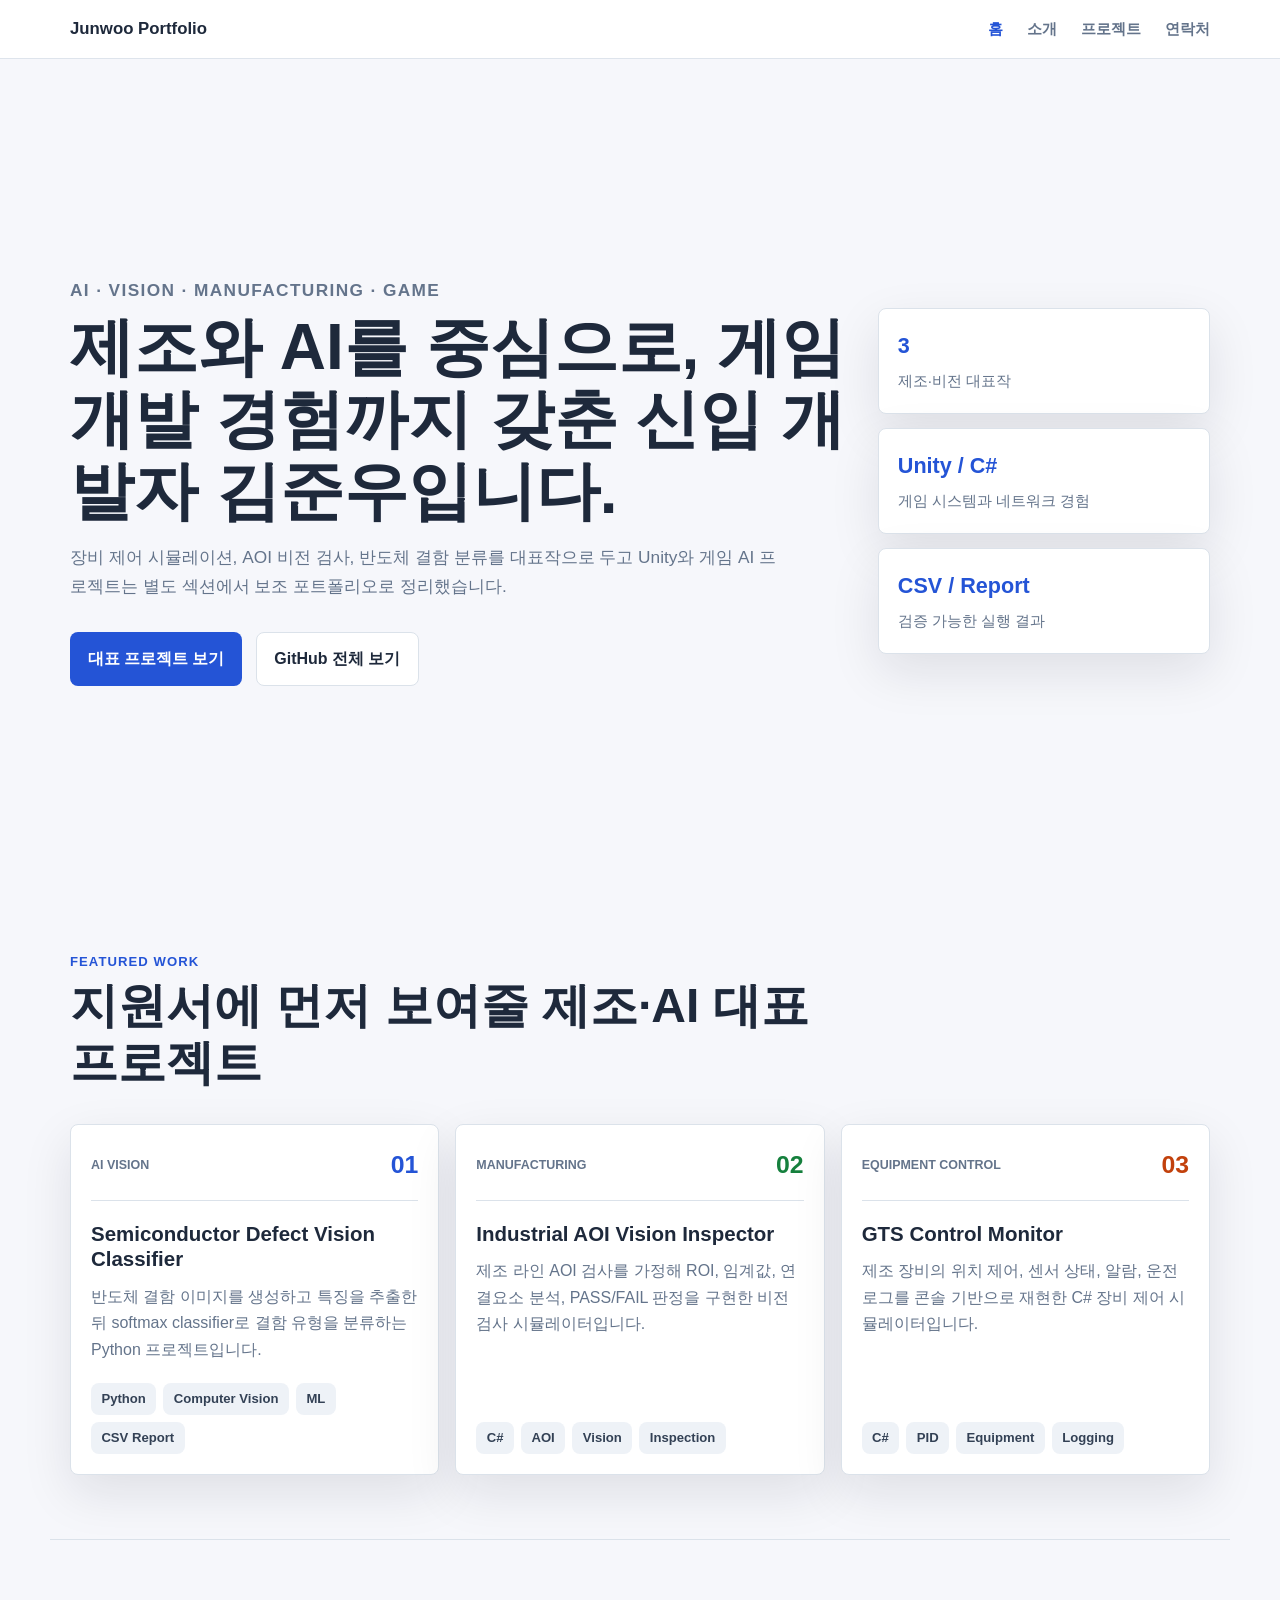
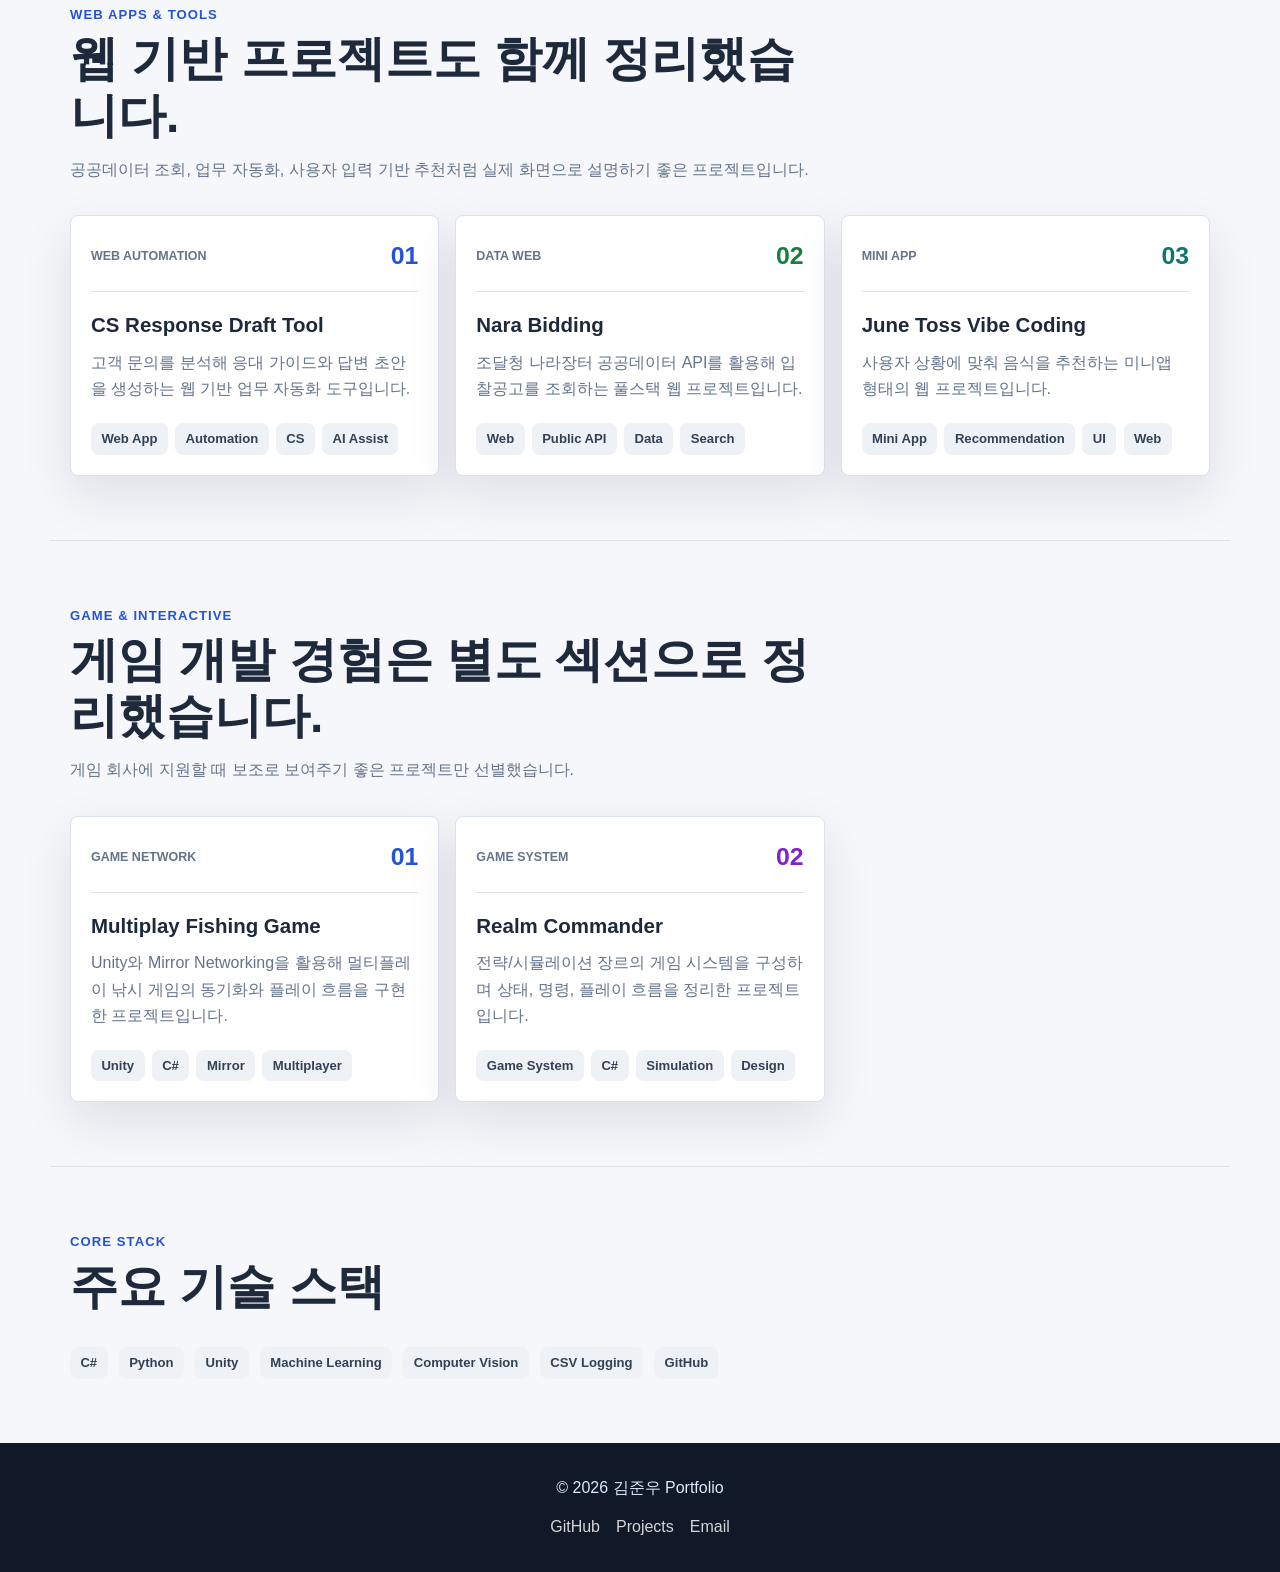
<file: index.html>
<!DOCTYPE html>
<html lang="ko">
<head>
    <meta charset="UTF-8">
    <meta name="viewport" content="width=device-width, initial-scale=1.0">
    <title>김준우 | AI·제조·게임 포트폴리오</title>
    <meta name="description" content="AI, 제조 장비 제어, 비전 검사, 게임 개발 프로젝트를 정리한 김준우 포트폴리오입니다.">
    <link rel="stylesheet" href="style.css">
</head>
<body>
    <header>
        <nav>
            <div class="logo">
                <a href="index.html">Junwoo Portfolio</a>
            </div>
            <ul class="nav-links">
                <li><a href="index.html">홈</a></li>
                <li><a href="about.html">소개</a></li>
                <li><a href="portfolio.html">프로젝트</a></li>
                <li><a href="contact.html">연락처</a></li>
            </ul>
            <button class="hamburger" type="button" aria-label="메뉴 열기">
                <span></span>
                <span></span>
                <span></span>
            </button>
        </nav>
    </header>

    <main>
        <section class="hero">
            <div class="hero-content">
                <p class="eyebrow">AI · Vision · Manufacturing · Game</p>
                <h1>제조와 AI를 중심으로, 게임 개발 경험까지 갖춘 신입 개발자 김준우입니다.</h1>
                <p>
                    장비 제어 시뮬레이션, AOI 비전 검사, 반도체 결함 분류를 대표작으로 두고
                    Unity와 게임 AI 프로젝트는 별도 섹션에서 보조 포트폴리오로 정리했습니다.
                </p>
                <div class="hero-actions">
                    <a href="portfolio.html" class="primary-button">대표 프로젝트 보기</a>
                    <a href="https://github.com/junwoo1206112" class="secondary-button" target="_blank" rel="noreferrer">GitHub 전체 보기</a>
                </div>
            </div>
            <div class="hero-panel" aria-label="포트폴리오 핵심 역량">
                <div>
                    <strong>3</strong>
                    <span>제조·비전 대표작</span>
                </div>
                <div>
                    <strong>Unity / C#</strong>
                    <span>게임 시스템과 네트워크 경험</span>
                </div>
                <div>
                    <strong>CSV / Report</strong>
                    <span>검증 가능한 실행 결과</span>
                </div>
            </div>
        </section>

        <section class="featured">
            <div class="section-heading">
                <p class="eyebrow">Featured Work</p>
                <h2>지원서에 먼저 보여줄 제조·AI 대표 프로젝트</h2>
            </div>
            <div class="project-grid" id="featured-grid">
                <p class="loading">프로젝트를 불러오는 중입니다.</p>
            </div>
        </section>

        <section class="featured section-divider">
            <div class="section-heading">
                <p class="eyebrow">Web Apps & Tools</p>
                <h2>웹 기반 프로젝트도 함께 정리했습니다.</h2>
                <p>공공데이터 조회, 업무 자동화, 사용자 입력 기반 추천처럼 실제 화면으로 설명하기 좋은 프로젝트입니다.</p>
            </div>
            <div class="project-grid" id="web-preview-grid">
                <p class="loading">웹 프로젝트를 불러오는 중입니다.</p>
            </div>
        </section>

        <section class="featured section-divider">
            <div class="section-heading">
                <p class="eyebrow">Game & Interactive</p>
                <h2>게임 개발 경험은 별도 섹션으로 정리했습니다.</h2>
                <p>게임 회사에 지원할 때 보조로 보여주기 좋은 프로젝트만 선별했습니다.</p>
            </div>
            <div class="project-grid" id="game-preview-grid">
                <p class="loading">게임 프로젝트를 불러오는 중입니다.</p>
            </div>
        </section>

        <section class="skills">
            <div class="section-heading">
                <p class="eyebrow">Core Stack</p>
                <h2>주요 기술 스택</h2>
            </div>
            <div class="skill-tags">
                <span class="skill-tag">C#</span>
                <span class="skill-tag">Python</span>
                <span class="skill-tag">Unity</span>
                <span class="skill-tag">Machine Learning</span>
                <span class="skill-tag">Computer Vision</span>
                <span class="skill-tag">CSV Logging</span>
                <span class="skill-tag">GitHub</span>
            </div>
        </section>
    </main>

    <footer>
        <p>&copy; 2026 김준우 Portfolio</p>
        <div class="social-links">
            <a href="https://github.com/junwoo1206112" target="_blank" rel="noreferrer">GitHub</a>
            <a href="portfolio.html">Projects</a>
            <a href="mailto:kdong135@naver.com">Email</a>
        </div>
    </footer>

    <script src="script.js?v=6"></script>
</body>
</html>
</file>
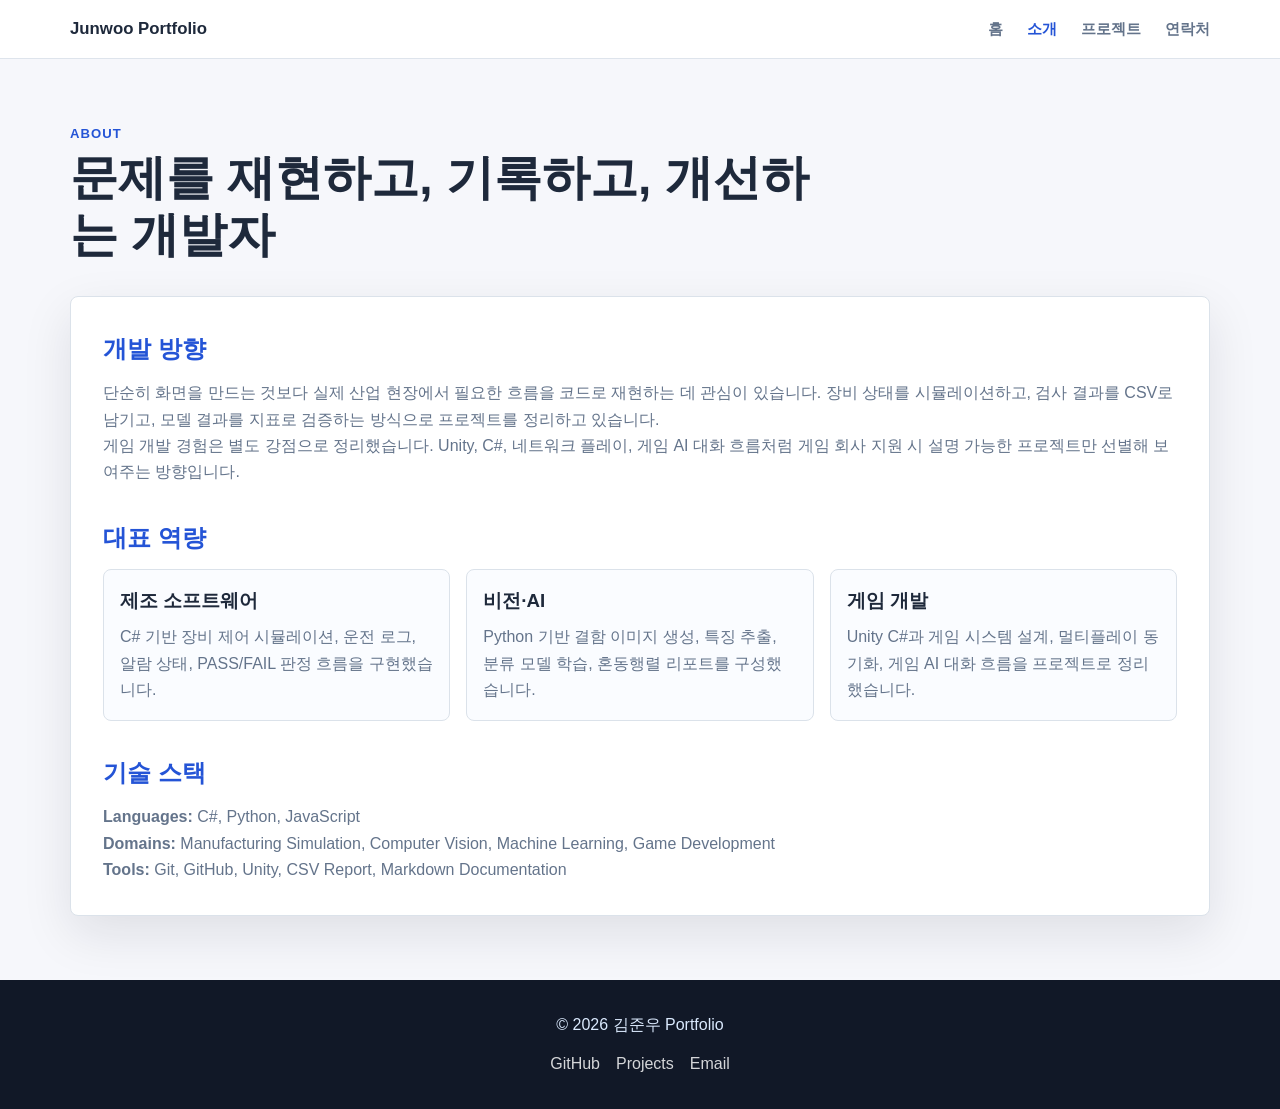
<file: about.html>
<!DOCTYPE html>
<html lang="ko">
<head>
    <meta charset="UTF-8">
    <meta name="viewport" content="width=device-width, initial-scale=1.0">
    <title>소개 | 김준우 포트폴리오</title>
    <meta name="description" content="김준우의 개발 방향, 기술 스택, 대표 프로젝트 소개입니다.">
    <link rel="stylesheet" href="style.css">
</head>
<body>
    <header>
        <nav>
            <div class="logo">
                <a href="index.html">Junwoo Portfolio</a>
            </div>
            <ul class="nav-links">
                <li><a href="index.html">홈</a></li>
                <li><a href="about.html">소개</a></li>
                <li><a href="portfolio.html">프로젝트</a></li>
                <li><a href="contact.html">연락처</a></li>
            </ul>
            <button class="hamburger" type="button" aria-label="메뉴 열기">
                <span></span>
                <span></span>
                <span></span>
            </button>
        </nav>
    </header>

    <main>
        <section class="page-section">
            <div class="section-heading">
                <p class="eyebrow">About</p>
                <h1>문제를 재현하고, 기록하고, 개선하는 개발자</h1>
            </div>

            <div class="page-content">
                <h2>개발 방향</h2>
                <p>
                    단순히 화면을 만드는 것보다 실제 산업 현장에서 필요한 흐름을 코드로 재현하는 데 관심이 있습니다.
                    장비 상태를 시뮬레이션하고, 검사 결과를 CSV로 남기고, 모델 결과를 지표로 검증하는 방식으로 프로젝트를 정리하고 있습니다.
                </p>
                <p>
                    게임 개발 경험은 별도 강점으로 정리했습니다. Unity, C#, 네트워크 플레이, 게임 AI 대화 흐름처럼
                    게임 회사 지원 시 설명 가능한 프로젝트만 선별해 보여주는 방향입니다.
                </p>

                <h2>대표 역량</h2>
                <div class="split-list">
                    <div>
                        <h3>제조 소프트웨어</h3>
                        <p>C# 기반 장비 제어 시뮬레이션, 운전 로그, 알람 상태, PASS/FAIL 판정 흐름을 구현했습니다.</p>
                    </div>
                    <div>
                        <h3>비전·AI</h3>
                        <p>Python 기반 결함 이미지 생성, 특징 추출, 분류 모델 학습, 혼동행렬 리포트를 구성했습니다.</p>
                    </div>
                    <div>
                        <h3>게임 개발</h3>
                        <p>Unity C#과 게임 시스템 설계, 멀티플레이 동기화, 게임 AI 대화 흐름을 프로젝트로 정리했습니다.</p>
                    </div>
                </div>

                <h2>기술 스택</h2>
                <p><strong>Languages:</strong> C#, Python, JavaScript</p>
                <p><strong>Domains:</strong> Manufacturing Simulation, Computer Vision, Machine Learning, Game Development</p>
                <p><strong>Tools:</strong> Git, GitHub, Unity, CSV Report, Markdown Documentation</p>
            </div>
        </section>
    </main>

    <footer>
        <p>&copy; 2026 김준우 Portfolio</p>
        <div class="social-links">
            <a href="https://github.com/junwoo1206112" target="_blank" rel="noreferrer">GitHub</a>
            <a href="portfolio.html">Projects</a>
            <a href="mailto:kdong135@naver.com">Email</a>
        </div>
    </footer>

    <script src="script.js?v=4"></script>
</body>
</html>
</file>
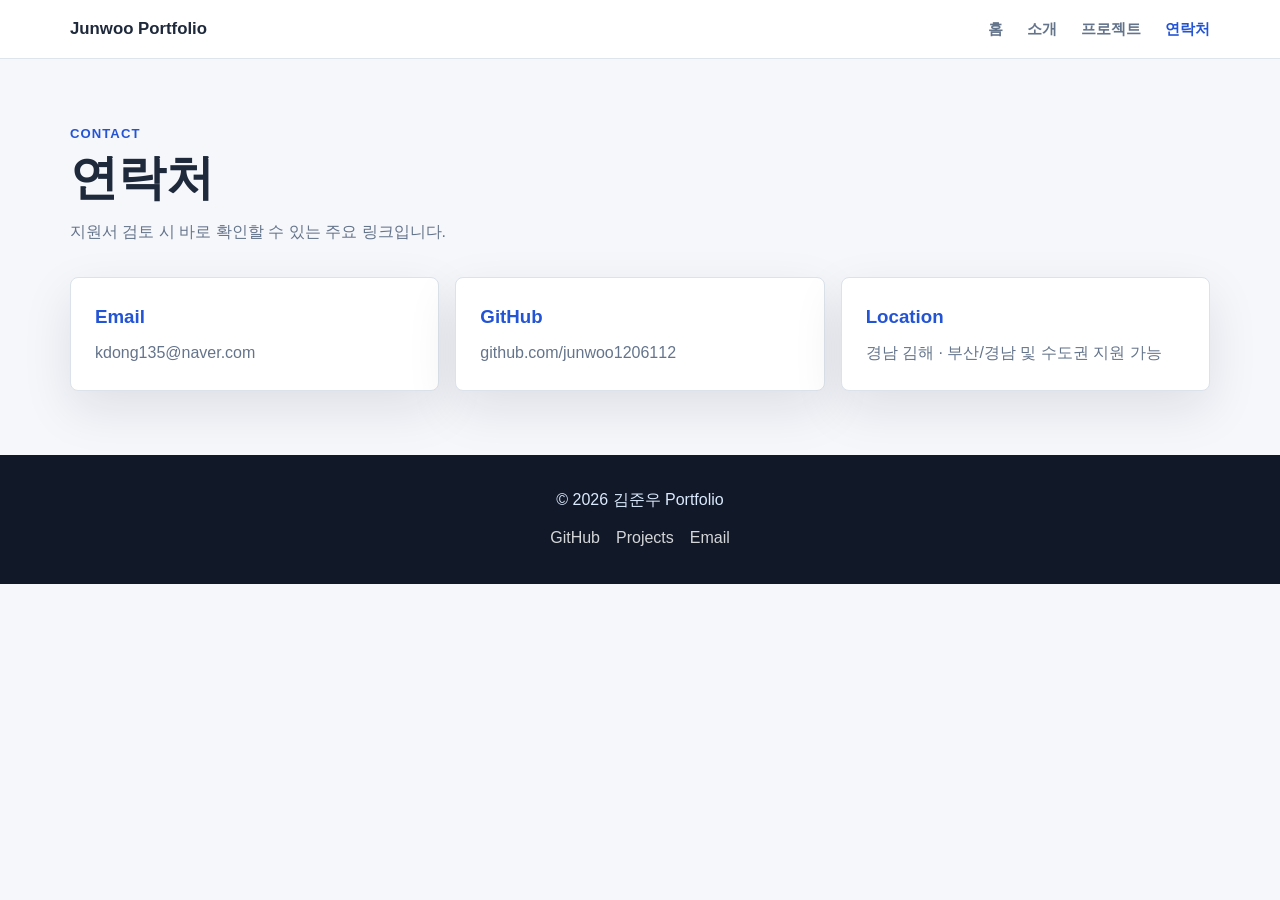
<file: contact.html>
<!DOCTYPE html>
<html lang="ko">
<head>
    <meta charset="UTF-8">
    <meta name="viewport" content="width=device-width, initial-scale=1.0">
    <title>연락처 | 김준우 포트폴리오</title>
    <meta name="description" content="김준우 포트폴리오 연락처와 GitHub 링크입니다.">
    <link rel="stylesheet" href="style.css">
</head>
<body>
    <header>
        <nav>
            <div class="logo">
                <a href="index.html">Junwoo Portfolio</a>
            </div>
            <ul class="nav-links">
                <li><a href="index.html">홈</a></li>
                <li><a href="about.html">소개</a></li>
                <li><a href="portfolio.html">프로젝트</a></li>
                <li><a href="contact.html">연락처</a></li>
            </ul>
            <button class="hamburger" type="button" aria-label="메뉴 열기">
                <span></span>
                <span></span>
                <span></span>
            </button>
        </nav>
    </header>

    <main>
        <section class="page-section">
            <div class="section-heading">
                <p class="eyebrow">Contact</p>
                <h1>연락처</h1>
                <p>지원서 검토 시 바로 확인할 수 있는 주요 링크입니다.</p>
            </div>

            <div class="contact-info">
                <a class="contact-item" href="mailto:kdong135@naver.com">
                    <h3>Email</h3>
                    <p>kdong135@naver.com</p>
                </a>
                <a class="contact-item" href="https://github.com/junwoo1206112" target="_blank" rel="noreferrer">
                    <h3>GitHub</h3>
                    <p>github.com/junwoo1206112</p>
                </a>
                <div class="contact-item">
                    <h3>Location</h3>
                    <p>경남 김해 · 부산/경남 및 수도권 지원 가능</p>
                </div>
            </div>
        </section>
    </main>

    <footer>
        <p>&copy; 2026 김준우 Portfolio</p>
        <div class="social-links">
            <a href="https://github.com/junwoo1206112" target="_blank" rel="noreferrer">GitHub</a>
            <a href="portfolio.html">Projects</a>
            <a href="mailto:kdong135@naver.com">Email</a>
        </div>
    </footer>

    <script src="script.js?v=4"></script>
</body>
</html>
</file>
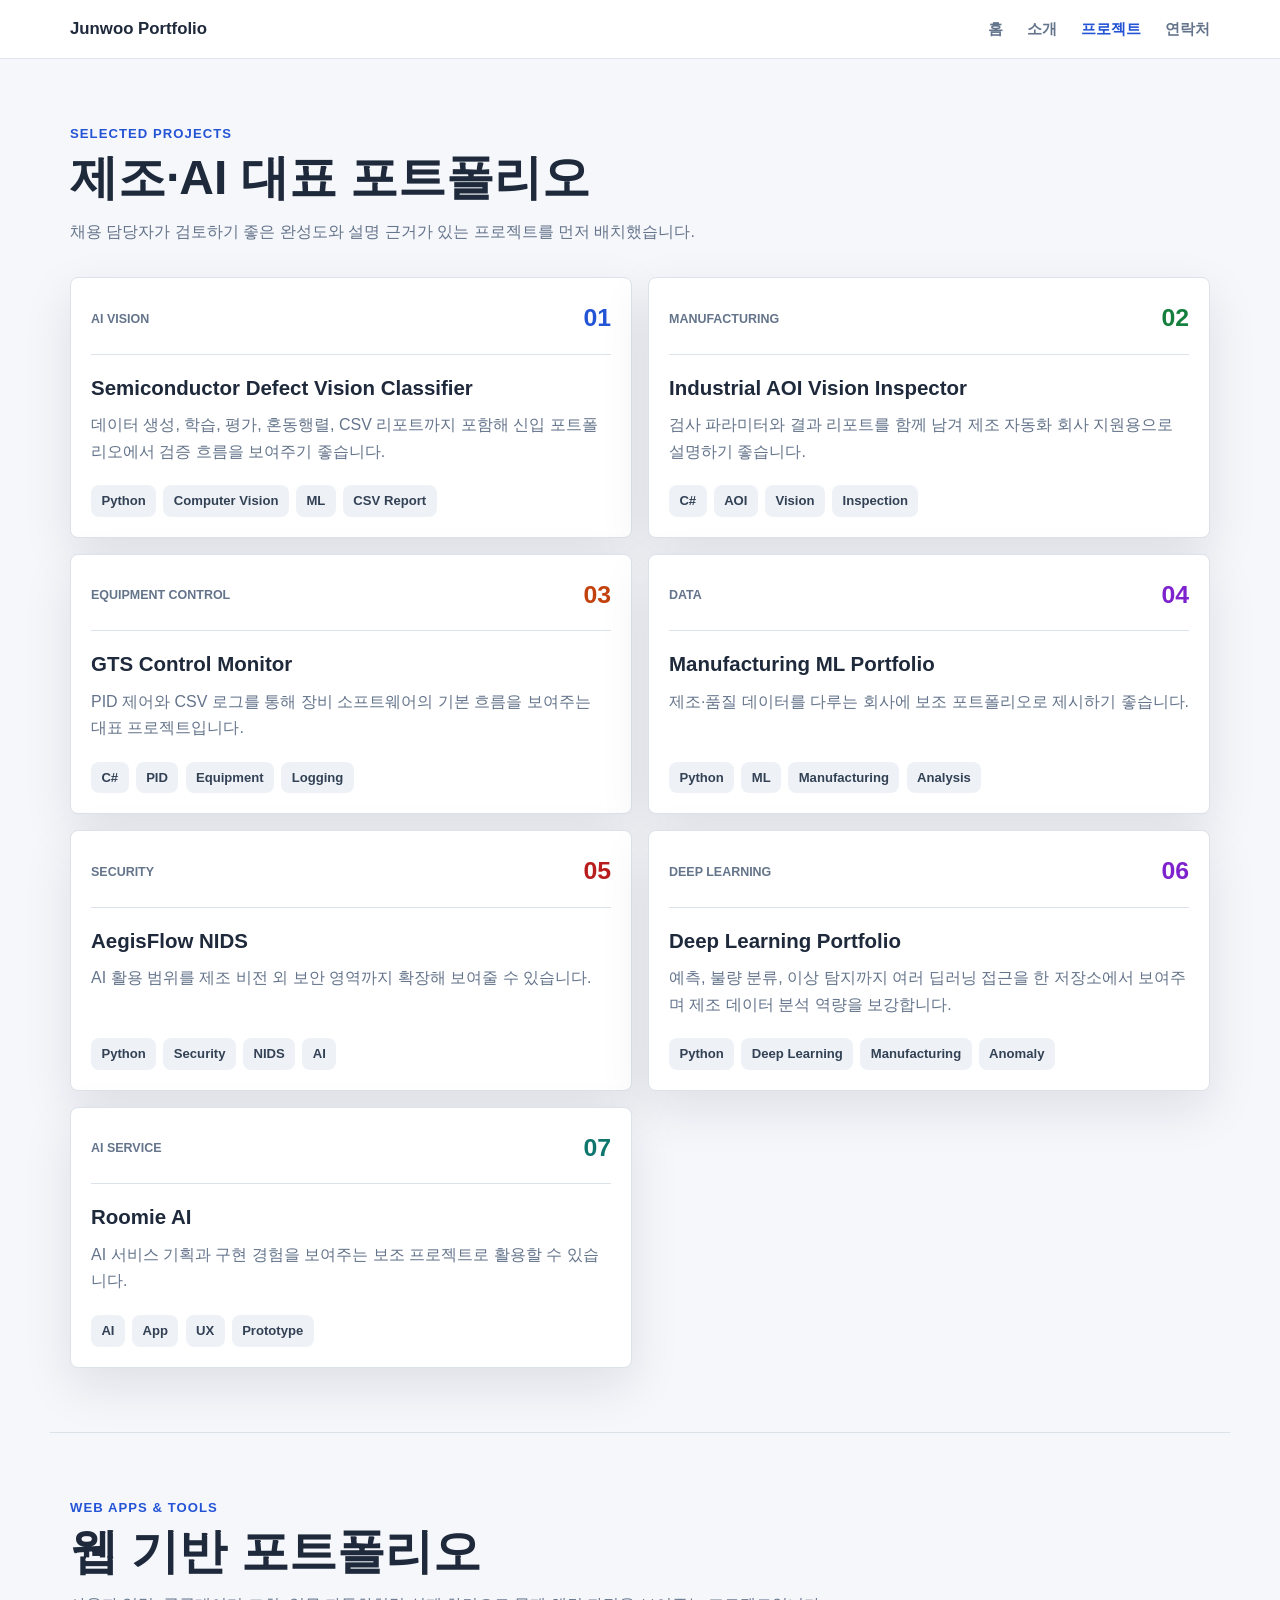
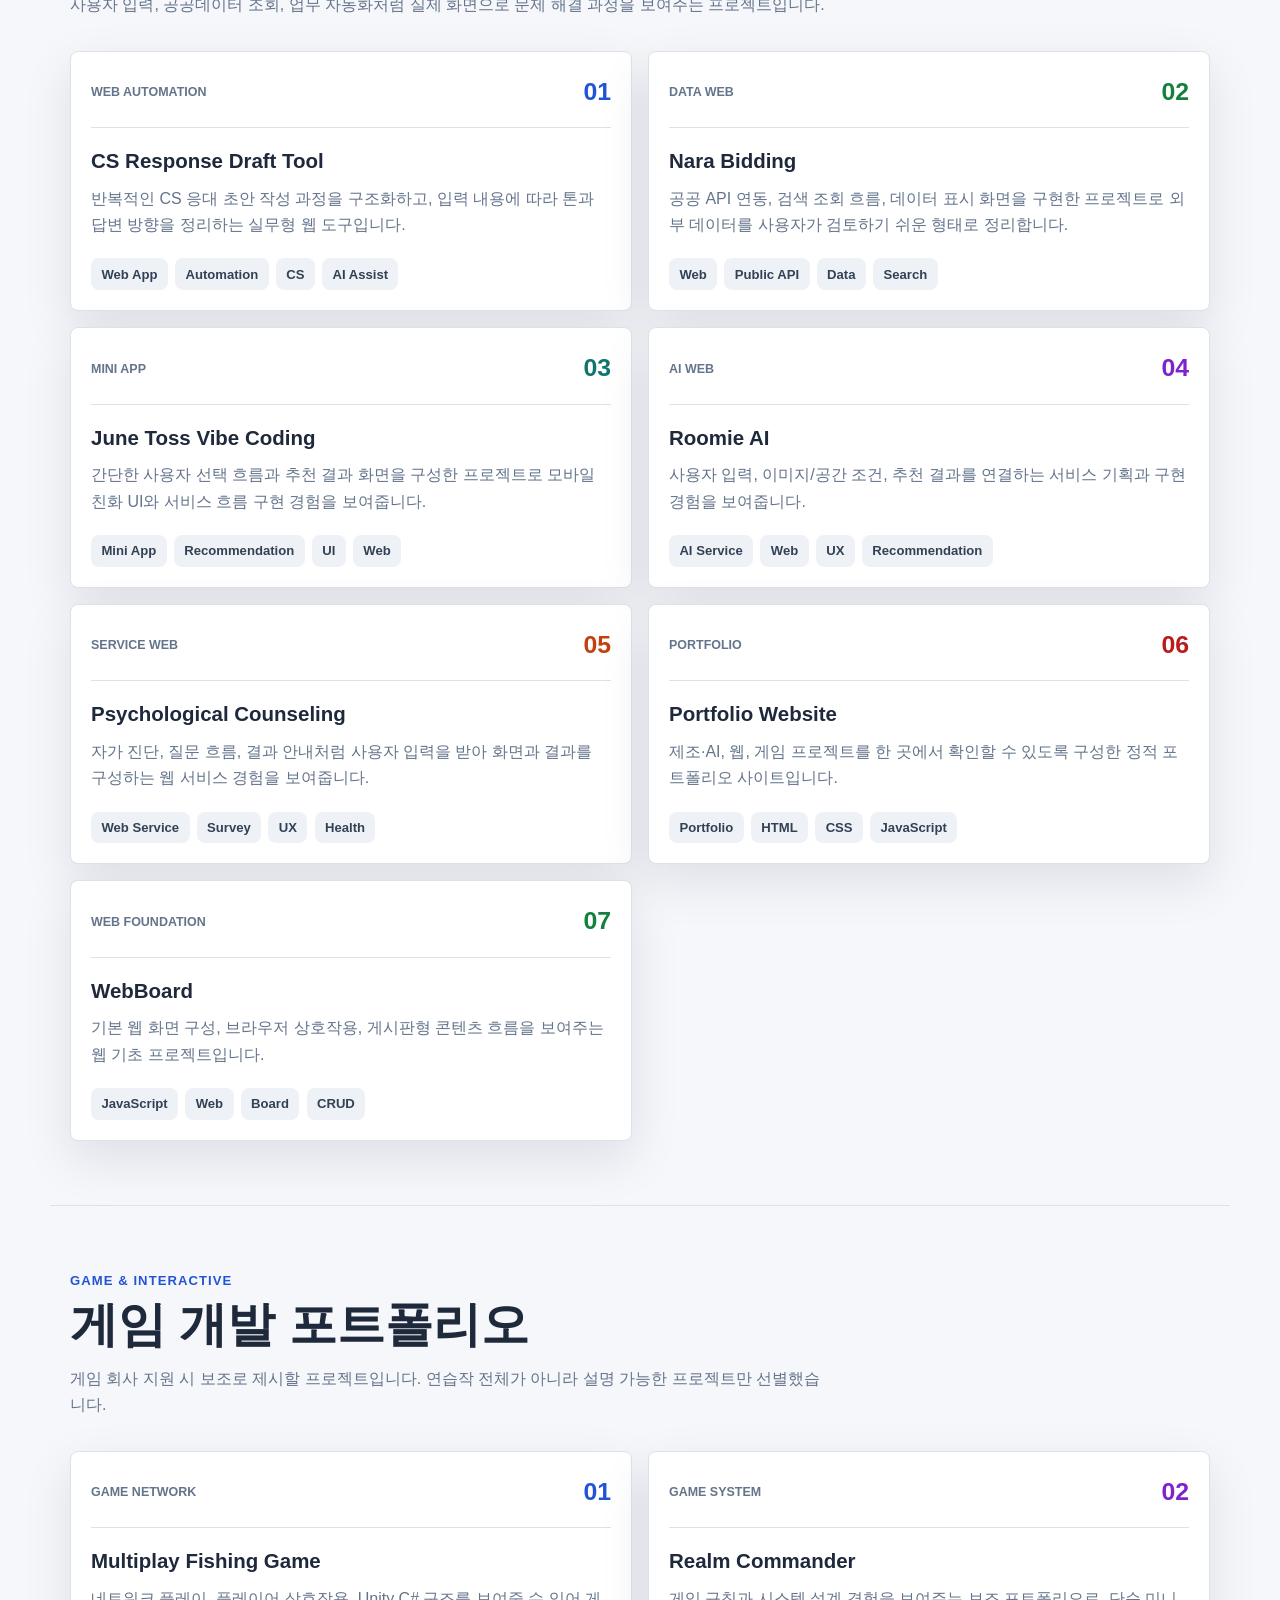
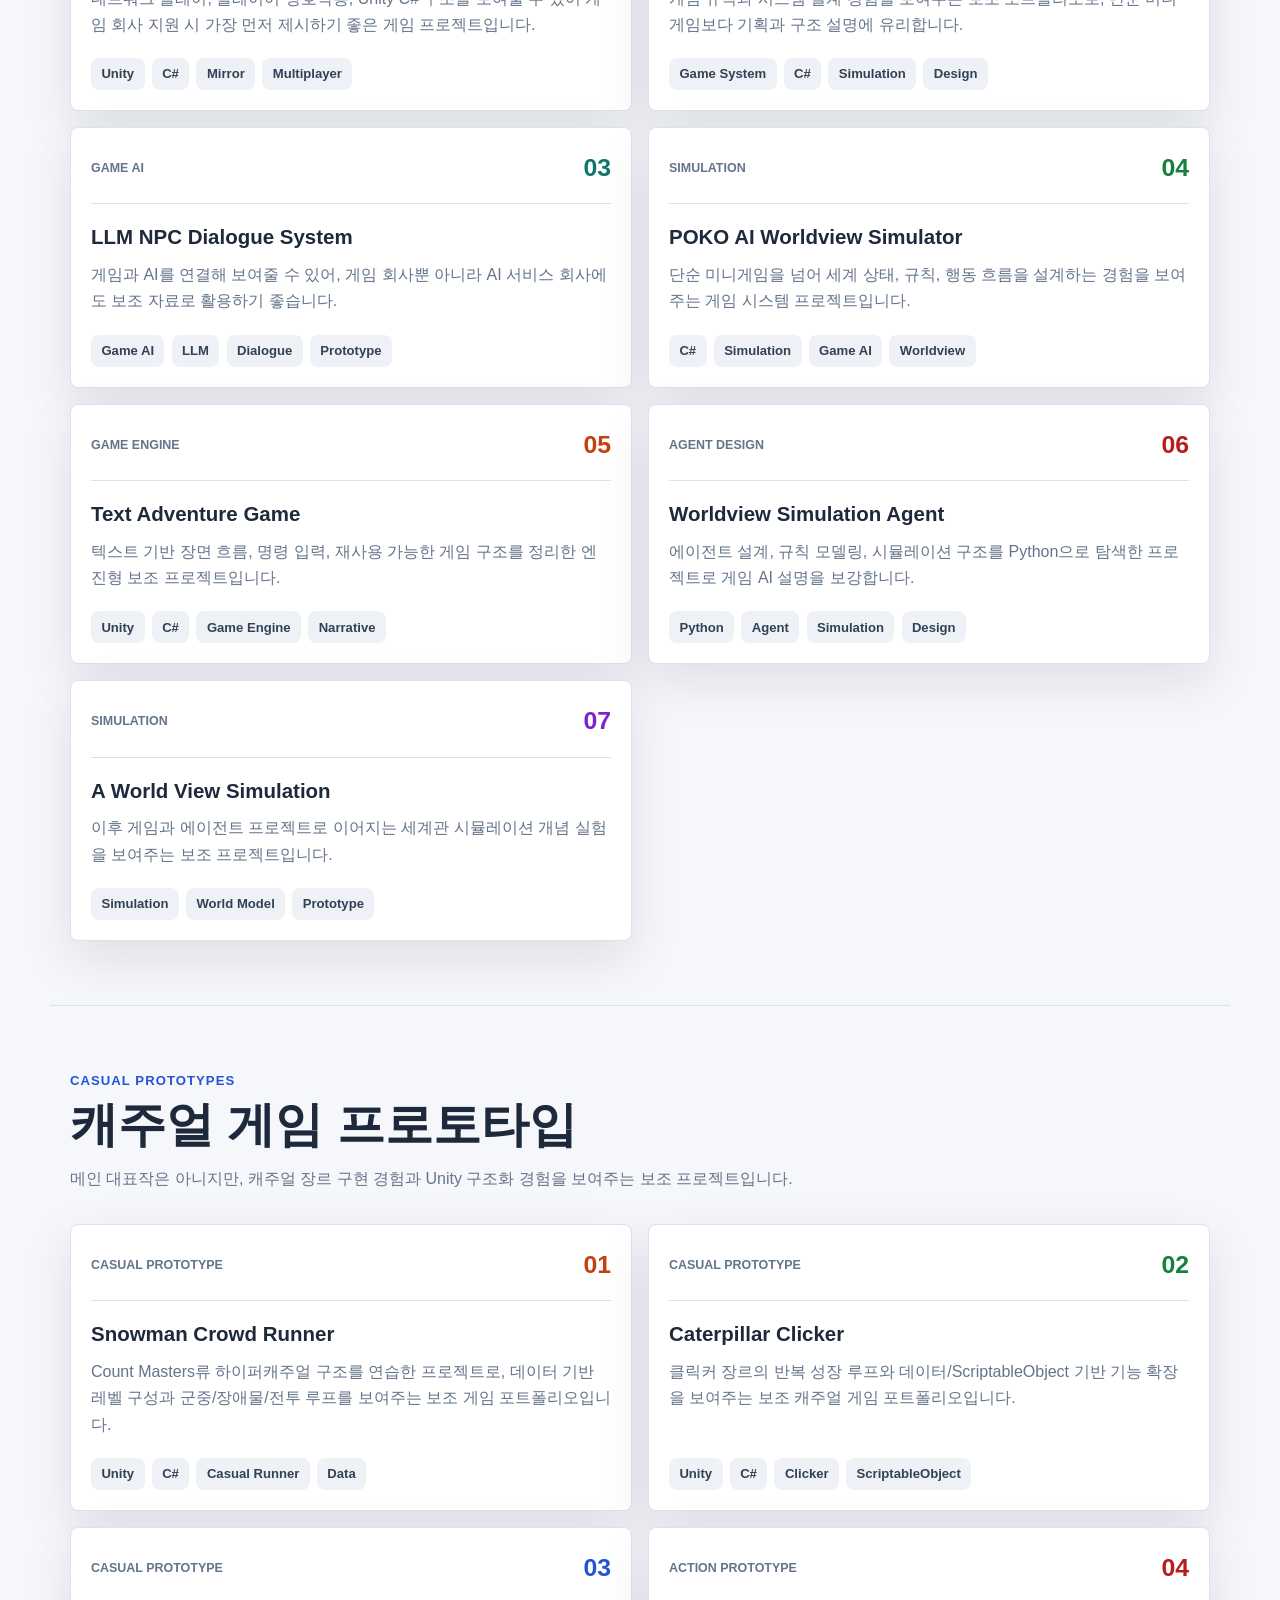
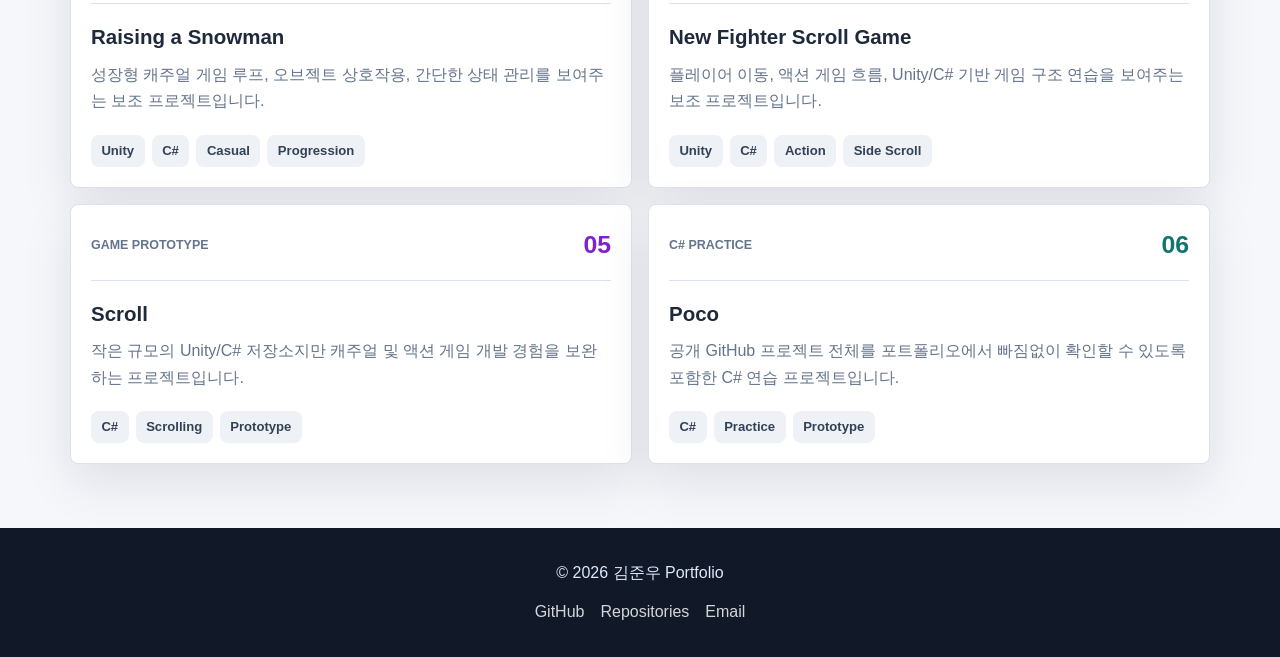
<file: portfolio.html>
<!DOCTYPE html>
<html lang="ko">
<head>
    <meta charset="UTF-8">
    <meta name="viewport" content="width=device-width, initial-scale=1.0">
    <title>프로젝트 | 김준우 포트폴리오</title>
    <meta name="description" content="김준우의 제조·AI 대표 프로젝트와 게임 개발 프로젝트 목록입니다.">
    <link rel="stylesheet" href="style.css">
</head>
<body>
    <header>
        <nav>
            <div class="logo">
                <a href="index.html">Junwoo Portfolio</a>
            </div>
            <ul class="nav-links">
                <li><a href="index.html">홈</a></li>
                <li><a href="about.html">소개</a></li>
                <li><a href="portfolio.html">프로젝트</a></li>
                <li><a href="contact.html">연락처</a></li>
            </ul>
            <button class="hamburger" type="button" aria-label="메뉴 열기">
                <span></span>
                <span></span>
                <span></span>
            </button>
        </nav>
    </header>

    <main>
        <section class="page-section">
            <div class="section-heading">
                <p class="eyebrow">Selected Projects</p>
                <h1>제조·AI 대표 포트폴리오</h1>
                <p>채용 담당자가 검토하기 좋은 완성도와 설명 근거가 있는 프로젝트를 먼저 배치했습니다.</p>
            </div>
            <div class="portfolio-grid" id="portfolio-grid">
                <p class="loading">프로젝트를 불러오는 중입니다.</p>
            </div>
        </section>

        <section class="page-section section-divider">
            <div class="section-heading">
                <p class="eyebrow">Web Apps & Tools</p>
                <h1>웹 기반 포트폴리오</h1>
                <p>사용자 입력, 공공데이터 조회, 업무 자동화처럼 실제 화면으로 문제 해결 과정을 보여주는 프로젝트입니다.</p>
            </div>
            <div class="portfolio-grid" id="web-grid">
                <p class="loading">웹 프로젝트를 불러오는 중입니다.</p>
            </div>
        </section>

        <section class="page-section section-divider">
            <div class="section-heading">
                <p class="eyebrow">Game & Interactive</p>
                <h1>게임 개발 포트폴리오</h1>
                <p>게임 회사 지원 시 보조로 제시할 프로젝트입니다. 연습작 전체가 아니라 설명 가능한 프로젝트만 선별했습니다.</p>
            </div>
            <div class="portfolio-grid" id="game-grid">
                <p class="loading">게임 프로젝트를 불러오는 중입니다.</p>
            </div>
        </section>

        <section class="page-section section-divider">
            <div class="section-heading">
                <p class="eyebrow">Casual Prototypes</p>
                <h1>캐주얼 게임 프로토타입</h1>
                <p>메인 대표작은 아니지만, 캐주얼 장르 구현 경험과 Unity 구조화 경험을 보여주는 보조 프로젝트입니다.</p>
            </div>
            <div class="portfolio-grid" id="casual-game-grid">
                <p class="loading">캐주얼 프로젝트를 불러오는 중입니다.</p>
            </div>
        </section>
    </main>

    <footer>
        <p>&copy; 2026 김준우 Portfolio</p>
        <div class="social-links">
            <a href="https://github.com/junwoo1206112" target="_blank" rel="noreferrer">GitHub</a>
            <a href="https://github.com/junwoo1206112?tab=repositories" target="_blank" rel="noreferrer">Repositories</a>
            <a href="mailto:kdong135@naver.com">Email</a>
        </div>
    </footer>

    <script src="script.js?v=6"></script>
</body>
</html>
</file>
<file: style.css>
* {
    box-sizing: border-box;
    margin: 0;
    padding: 0;
}

:root {
    --bg: #f6f7fb;
    --surface: #ffffff;
    --surface-soft: #eef2f7;
    --text: #1e293b;
    --muted: #64748b;
    --line: #dbe2ea;
    --primary: #2454d6;
    --primary-dark: #173a9a;
    --shadow: 0 18px 50px rgba(15, 23, 42, 0.1);
}

body {
    min-height: 100vh;
    font-family: -apple-system, BlinkMacSystemFont, "Segoe UI", "Noto Sans KR", Roboto, sans-serif;
    line-height: 1.65;
    color: var(--text);
    background: var(--bg);
}

a {
    color: inherit;
    text-decoration: none;
}

header {
    position: sticky;
    top: 0;
    z-index: 1000;
    background: rgba(255, 255, 255, 0.92);
    border-bottom: 1px solid rgba(219, 226, 234, 0.9);
    backdrop-filter: blur(16px);
}

header.is-scrolled {
    box-shadow: 0 8px 30px rgba(15, 23, 42, 0.08);
}

nav {
    max-width: 1180px;
    margin: 0 auto;
    padding: 0.95rem 1.25rem;
    display: flex;
    align-items: center;
    justify-content: space-between;
    gap: 1rem;
}

.logo a {
    font-size: 1.05rem;
    font-weight: 800;
    color: var(--text);
}

.nav-links {
    display: flex;
    align-items: center;
    gap: 1.5rem;
    list-style: none;
}

.nav-links a {
    font-size: 0.95rem;
    font-weight: 700;
    color: var(--muted);
}

.nav-links a:hover,
.nav-links a.active {
    color: var(--primary);
}

.hamburger {
    width: 42px;
    height: 42px;
    display: none;
    flex-direction: column;
    justify-content: center;
    gap: 5px;
    border: 1px solid var(--line);
    border-radius: 8px;
    background: var(--surface);
    cursor: pointer;
}

.hamburger span {
    width: 18px;
    height: 2px;
    margin: 0 auto;
    background: var(--text);
}

.hero {
    min-height: calc(100vh - 72px);
    padding: 5rem 1.25rem 4rem;
    display: grid;
    grid-template-columns: minmax(0, 1.4fr) minmax(280px, 0.6fr);
    align-items: center;
    gap: 2rem;
    max-width: 1180px;
    margin: 0 auto;
}

.hero-content h1 {
    max-width: 860px;
    margin: 0.5rem 0 1rem;
    font-size: clamp(2.3rem, 5vw, 4.8rem);
    line-height: 1.12;
    letter-spacing: 0;
}

.hero-content p {
    max-width: 720px;
    color: var(--muted);
    font-size: 1.08rem;
}

.eyebrow {
    color: var(--primary);
    font-size: 0.82rem;
    font-weight: 800;
    letter-spacing: 0.08em;
    text-transform: uppercase;
}

.hero-actions {
    display: flex;
    flex-wrap: wrap;
    gap: 0.85rem;
    margin-top: 2rem;
}

.primary-button,
.secondary-button {
    display: inline-flex;
    align-items: center;
    justify-content: center;
    min-height: 46px;
    padding: 0.8rem 1.1rem;
    border-radius: 8px;
    font-weight: 800;
}

.primary-button {
    color: #fff;
    background: var(--primary);
}

.primary-button:hover {
    background: var(--primary-dark);
}

.secondary-button {
    border: 1px solid var(--line);
    background: var(--surface);
    color: var(--text);
}

.hero-panel {
    display: grid;
    gap: 0.85rem;
}

.hero-panel div {
    padding: 1.2rem;
    border: 1px solid var(--line);
    border-radius: 8px;
    background: var(--surface);
    box-shadow: var(--shadow);
}

.hero-panel strong {
    display: block;
    margin-bottom: 0.25rem;
    font-size: 1.35rem;
    color: var(--primary);
}

.hero-panel span {
    color: var(--muted);
    font-size: 0.95rem;
}

.featured,
.skills,
.page-section {
    max-width: 1180px;
    margin: 0 auto;
    padding: 4rem 1.25rem;
}

.section-heading {
    max-width: 760px;
    margin-bottom: 2rem;
}

.section-heading h1,
.section-heading h2 {
    margin-top: 0.35rem;
    font-size: clamp(2rem, 4vw, 3rem);
    line-height: 1.18;
}

.section-heading p:last-child {
    margin-top: 0.75rem;
    color: var(--muted);
}

.project-grid,
.portfolio-grid {
    display: grid;
    grid-template-columns: repeat(3, minmax(0, 1fr));
    gap: 1rem;
}

.portfolio-grid {
    grid-template-columns: repeat(2, minmax(0, 1fr));
}

.project-card {
    min-height: 100%;
    border: 1px solid var(--line);
    border-radius: 8px;
    background: var(--surface);
    box-shadow: var(--shadow);
    overflow: hidden;
}

.project-card a {
    min-height: 100%;
    padding: 1.25rem;
    display: flex;
    flex-direction: column;
}

.project-card h3 {
    margin: 1.25rem 0 0.75rem;
    font-size: 1.28rem;
    line-height: 1.25;
}

.project-card p {
    color: var(--muted);
    flex: 1;
}

.project-topline {
    display: flex;
    align-items: center;
    justify-content: space-between;
    padding-bottom: 0.9rem;
    border-bottom: 1px solid var(--line);
}

.project-topline span {
    font-size: 0.78rem;
    font-weight: 800;
    color: var(--muted);
    text-transform: uppercase;
}

.project-topline strong {
    font-size: 1.55rem;
}

.accent-blue .project-topline strong { color: #2454d6; }
.accent-green .project-topline strong { color: #15803d; }
.accent-orange .project-topline strong { color: #c2410c; }
.accent-purple .project-topline strong { color: #7e22ce; }
.accent-red .project-topline strong { color: #b91c1c; }
.accent-teal .project-topline strong { color: #0f766e; }

.tags {
    display: flex;
    flex-wrap: wrap;
    gap: 0.45rem;
    margin-top: 1.25rem;
}

.tag,
.skill-tag {
    display: inline-flex;
    align-items: center;
    min-height: 30px;
    padding: 0.32rem 0.65rem;
    border-radius: 8px;
    background: var(--surface-soft);
    color: #334155;
    font-size: 0.82rem;
    font-weight: 700;
}

.skills {
    border-top: 1px solid var(--line);
}

.section-divider {
    border-top: 1px solid var(--line);
}

.skill-tags {
    display: flex;
    flex-wrap: wrap;
    gap: 0.7rem;
}

.page-content {
    padding: 2rem;
    border: 1px solid var(--line);
    border-radius: 8px;
    background: var(--surface);
    box-shadow: var(--shadow);
}

.page-content h2 {
    margin-top: 2rem;
    margin-bottom: 0.75rem;
    color: var(--primary);
}

.page-content h2:first-child {
    margin-top: 0;
}

.page-content p {
    color: var(--muted);
}

.split-list {
    display: grid;
    grid-template-columns: repeat(3, minmax(0, 1fr));
    gap: 1rem;
}

.split-list div {
    padding: 1rem;
    border: 1px solid var(--line);
    border-radius: 8px;
    background: #fafcff;
}

.split-list h3 {
    margin-bottom: 0.45rem;
}

.contact-info {
    display: grid;
    grid-template-columns: repeat(3, minmax(0, 1fr));
    gap: 1rem;
}

.contact-item {
    padding: 1.5rem;
    border: 1px solid var(--line);
    border-radius: 8px;
    background: var(--surface);
    box-shadow: var(--shadow);
}

.contact-item h3 {
    color: var(--primary);
    margin-bottom: 0.4rem;
}

.contact-item p {
    color: var(--muted);
    overflow-wrap: anywhere;
}

.loading,
.no-projects {
    grid-column: 1 / -1;
    padding: 2rem;
    color: var(--muted);
    text-align: center;
}

footer {
    padding: 2rem 1.25rem;
    color: #dbeafe;
    background: #111827;
    text-align: center;
}

.social-links {
    display: flex;
    justify-content: center;
    flex-wrap: wrap;
    gap: 1rem;
    margin-top: 0.75rem;
}

.social-links a {
    color: #fff;
    opacity: 0.82;
}

.social-links a:hover {
    opacity: 1;
}

.fade-in {
    opacity: 0;
    transform: translateY(18px);
    transition: opacity 0.45s ease, transform 0.45s ease;
}

.fade-in.is-visible {
    opacity: 1;
    transform: translateY(0);
}

@media (max-width: 900px) {
    .hero,
    .project-grid,
    .portfolio-grid,
    .split-list,
    .contact-info {
        grid-template-columns: 1fr;
    }

    .hero {
        min-height: auto;
        padding-top: 4rem;
    }
}

@media (max-width: 720px) {
    nav {
        align-items: flex-start;
    }

    .hamburger {
        display: flex;
        flex: 0 0 auto;
    }

    .nav-links {
        display: none;
        position: absolute;
        left: 1rem;
        right: 1rem;
        top: 64px;
        padding: 1rem;
        flex-direction: column;
        align-items: stretch;
        gap: 0.35rem;
        border: 1px solid var(--line);
        border-radius: 8px;
        background: var(--surface);
        box-shadow: var(--shadow);
    }

    .nav-links.active {
        display: flex;
    }

    .nav-links a {
        display: block;
        padding: 0.65rem;
    }

    .hero-content h1 {
        font-size: 2.25rem;
    }

    .featured,
    .skills,
    .page-section {
        padding: 3rem 1rem;
    }

    .page-content {
        padding: 1.25rem;
    }
}
</file>
